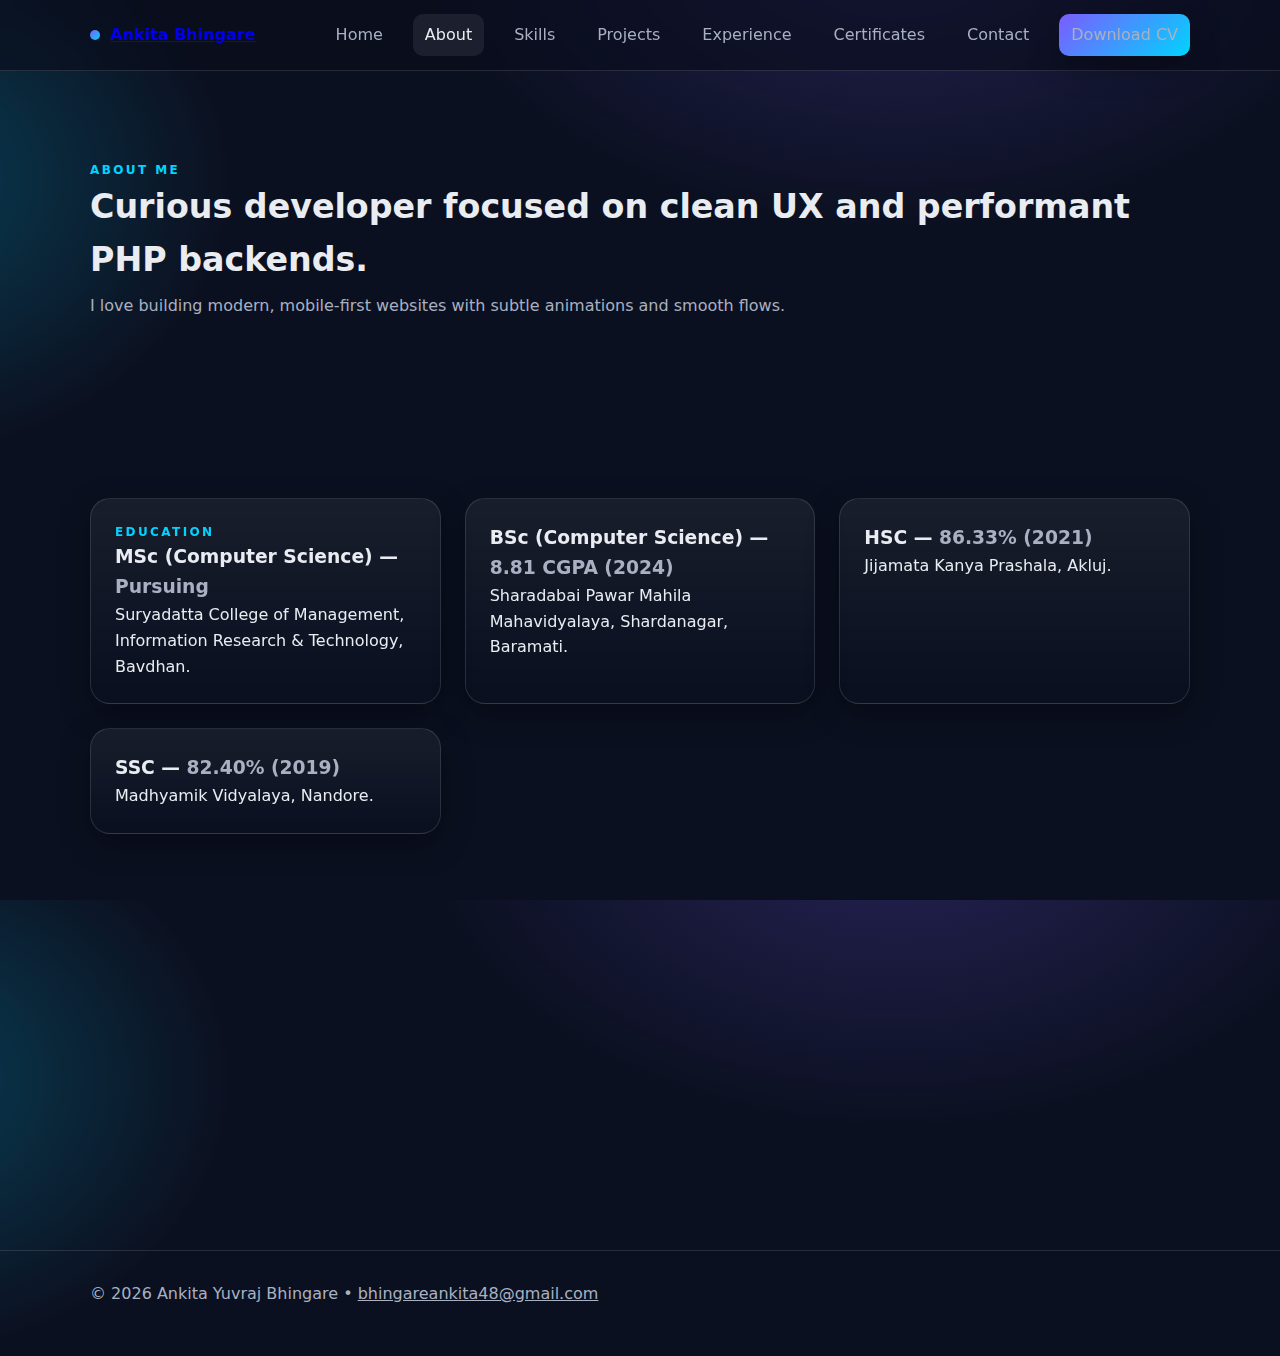
<file: about.html>
<!doctype html>
<html lang="en">
<head>
  <meta charset="utf-8">
  <title>About • Ankita Bhingare</title>
  <meta name="viewport" content="width=device-width, initial-scale=1">
  <link rel="stylesheet" href="style.css">
</head>
<body>
  <!-- Navbar -->
  <nav>
    <div class="container nav-wrap">
      <a class="brand" href="index.html"><span class="dot"></span> Ankita Bhingare</a>
      <button class="mobile-toggle">☰</button>
      <div class="menu">
        <a href="index.html">Home</a><a class="active" href="about.html">About</a>
        <a href="skills.html">Skills</a><a href="projects.html">Projects</a>
        <a href="experience.html">Experience</a><a href="certificates.html">Certificates</a>
        <a href="contact.html">Contact</a><a class="btn" href="assets/AnkitaBhingare_Resume.pdf" download>Download CV</a>
      </div>
    </div>
  </nav>

  <header class="section container reveal">
    <div class="kicker">About Me</div>
    <h1 class="h2">Curious developer focused on clean UX and performant PHP backends.</h1>
    <p class="muted">I love building modern, mobile-first websites with subtle animations and smooth flows.</p>
  </header>

  <section class="section container grid edu-grid">
    <div class="card reveal">
      <div class="kicker">Education</div>
      <h3>MSc (Computer Science) — <span class="muted">Pursuing</span></h3>
      <p>Suryadatta College of Management, Information Research & Technology, Bavdhan.</p>
    </div>
    <div class="card reveal">
      <h3>BSc (Computer Science) — <span class="muted">8.81 CGPA (2024)</span></h3>
      <p>Sharadabai Pawar Mahila Mahavidyalaya, Shardanagar, Baramati.</p>
    </div>
    <div class="card reveal">
      <h3>HSC — <span class="muted">86.33% (2021)</span></h3>
      <p>Jijamata Kanya Prashala, Akluj.</p>
    </div>
    <div class="card reveal">
      <h3>SSC — <span class="muted">82.40% (2019)</span></h3>
      <p>Madhyamik Vidyalaya, Nandore.</p>
    </div>
  </section>

  <section class="section container grid" style="grid-template-columns:1fr 1fr">
    <div class="card reveal">
      <div class="kicker">Personal</div>
      <p><strong>Birth Date:</strong> 1 June 2002</p>
      <p><strong>Location:</strong> Pune (Permanent Address: A/p- Nandore, Tal- Pandharpur, Dist- Solapur)</p>
    </div>
    <div class="card reveal">
      <div class="kicker">What I’m Looking For</div>
      <p>Opportunities to work on challenging projects that enhance my technical skills and broaden my exposure.</p>
    </div>
  </section>

  <!-- Footer -->
  <footer>
    <div class="container">© <span id="year"></span> Ankita Yuvraj Bhingare • <a href="mailto:bhingareankita48@gmail.com" style="color:inherit">bhingareankita48@gmail.com</a></div>
    <script>document.getElementById('year').textContent = new Date().getFullYear();</script>
  </footer>

  <script src="script.js"></script>
</body>
</html>
</file>
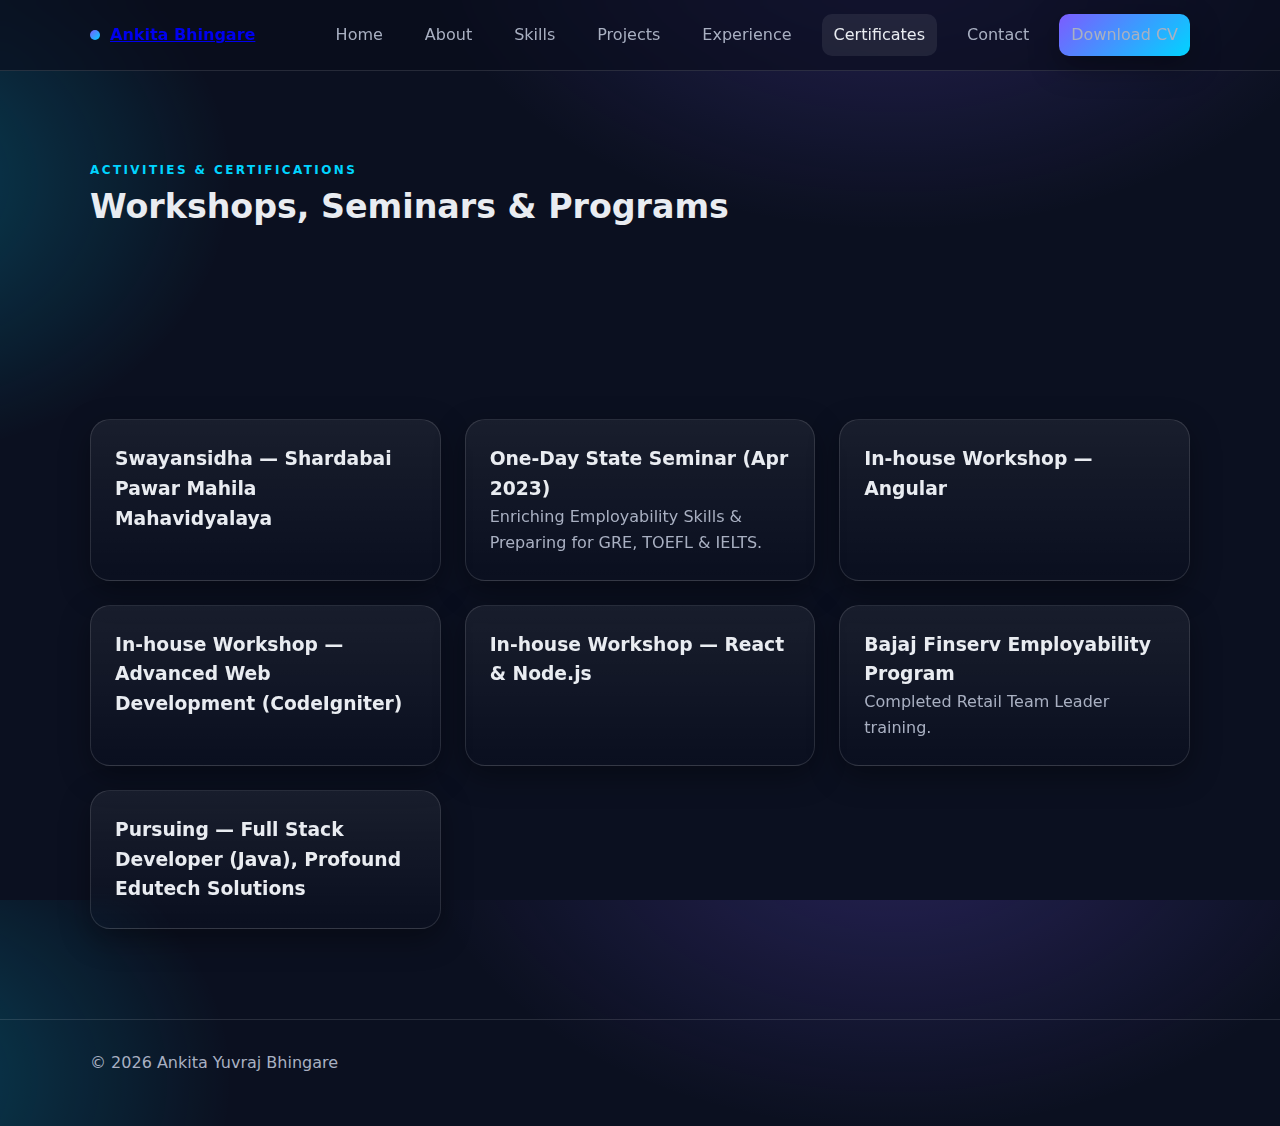
<file: certificates.html>
<!doctype html>
<html lang="en">
<head>
  <meta charset="utf-8">
  <title>Certificates • Ankita Bhingare</title>
  <meta name="viewport" content="width=device-width, initial-scale=1">
  <link rel="stylesheet" href="style.css">
</head>
<body>
  <!-- Navbar -->
  <nav>
    <div class="container nav-wrap">
      <a class="brand" href="index.html"><span class="dot"></span> Ankita Bhingare</a>
      <button class="mobile-toggle">☰</button>
      <div class="menu">
        <a href="index.html">Home</a><a href="about.html">About</a>
        <a href="skills.html">Skills</a><a href="projects.html">Projects</a>
        <a href="experience.html">Experience</a><a class="active" href="certificates.html">Certificates</a>
        <a href="contact.html">Contact</a><a class="btn" href="assets/AnkitaBhingare_Resume.pdf" download>Download CV</a>
      </div>
    </div>
  </nav>

  <header class="section container reveal">
    <div class="kicker">Activities & Certifications</div>
    <h1 class="h2">Workshops, Seminars & Programs</h1>
  </header>

  <section class="section container grid edu-grid">
    <div class="card reveal">
      <h3>Swayansidha — Shardabai Pawar Mahila Mahavidyalaya</h3>
    </div>
    <div class="card reveal">
      <h3>One-Day State Seminar (Apr 2023)</h3>
      <p class="muted">Enriching Employability Skills & Preparing for GRE, TOEFL & IELTS.</p>
    </div>
    <div class="card reveal">
      <h3>In-house Workshop — Angular</h3>
    </div>
    <div class="card reveal">
      <h3>In-house Workshop — Advanced Web Development (CodeIgniter)</h3>
    </div>
    <div class="card reveal">
      <h3>In-house Workshop — React & Node.js</h3>
    </div>
    <div class="card reveal">
      <h3>Bajaj Finserv Employability Program</h3>
      <p class="muted">Completed Retail Team Leader training.</p>
    </div>
    <div class="card reveal">
      <h3>Pursuing — Full Stack Developer (Java), Profound Edutech Solutions</h3>
    </div>
  </section>

  <!-- Footer -->
  <footer>
    <div class="container">© <span id="year"></span> Ankita Yuvraj Bhingare</div>
    <script>document.getElementById('year').textContent = new Date().getFullYear();</script>
  </footer>
  <script src="script.js"></script>
</body>
</html>
</file>
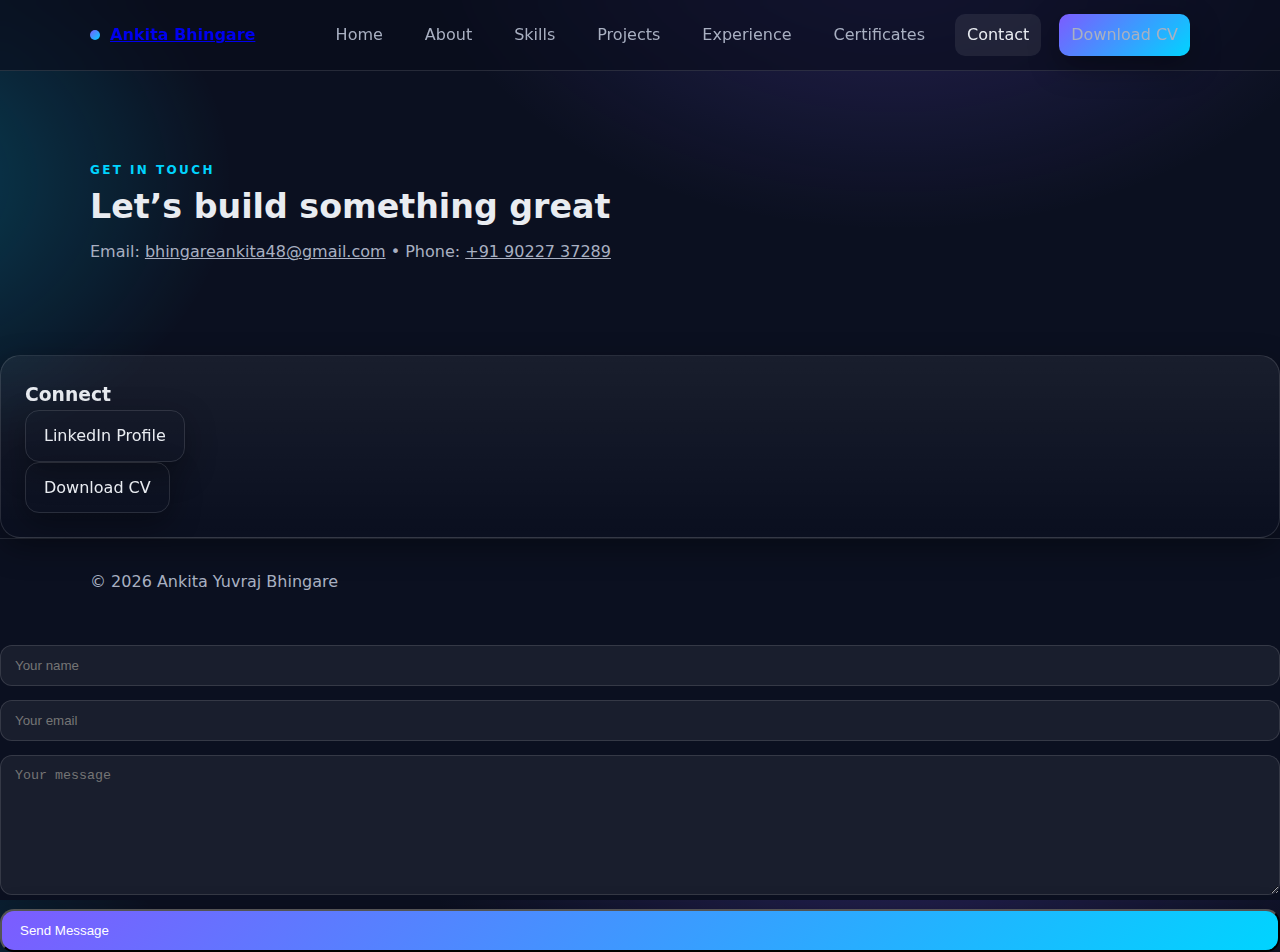
<file: contact.html>
<!doctype html>
<html lang="en">
<head>
  <meta charset="utf-8">
  <title>Contact • Ankita Bhingare</title>
  <meta name="viewport" content="width=device-width, initial-scale=1">
  <link rel="stylesheet" href="style.css">
</head>
<body>
  <!-- Navbar -->
  <nav>
    <div class="container nav-wrap">
      <a class="brand" href="index.html"><span class="dot"></span> Ankita Bhingare</a>
      <button class="mobile-toggle">☰</button>
      <div class="menu">
        <a href="index.html">Home</a><a href="about.html">About</a>
        <a href="skills.html">Skills</a><a href="projects.html">Projects</a>
        <a href="experience.html">Experience</a><a href="certificates.html">Certificates</a>
        <a class="active" href="contact.html">Contact</a>
        <a class="btn" href="assets/AnkitaBhingare_Resume.pdf" download>Download CV</a>
      </div>
    </div>
  </nav>

  <header class="section container reveal">
    <div class="kicker">Get in Touch</div>
    <h1 class="h2">Let’s build something great</h1>
    <p class="muted">Email: <a href="mailto:bhingareankita48@gmail.com" style="color:inherit">bhingareankita48@gmail.com</a> • Phone: <a style="color:inherit" href="tel:+919022737289">+91 90227 37289</a></p>
  </header>



    <div class="card reveal">
      <h3>Connect</h3>
      <p><a class="btn ghost" href="https://linkedin.com/in/ankita-bhingare-88a07034b" target="_blank" rel="noopener">LinkedIn Profile</a></p>
      <p><a class="btn ghost" href="assets/AnkitaBhingare_Resume.pdf" download>Download CV</a></p>
    </div>
  </section>

  <!-- Footer -->
  <footer>
    <div class="container">© <span id="year"></span> Ankita Yuvraj Bhingare</div>
    <script>document.getElementById('year').textContent = new Date().getFullYear();</script>
  </footer>
  <script src="script.js"></script>
</body>
</html>

<form method="POST" action="contact.php">
  <input type="text" name="name" placeholder="Your name" required>
  <input type="email" name="email" placeholder="Your email" required>
  <textarea name="message" placeholder="Your message" required></textarea>
  <button class="btn" type="submit">Send Message</button>
</form>
</file>
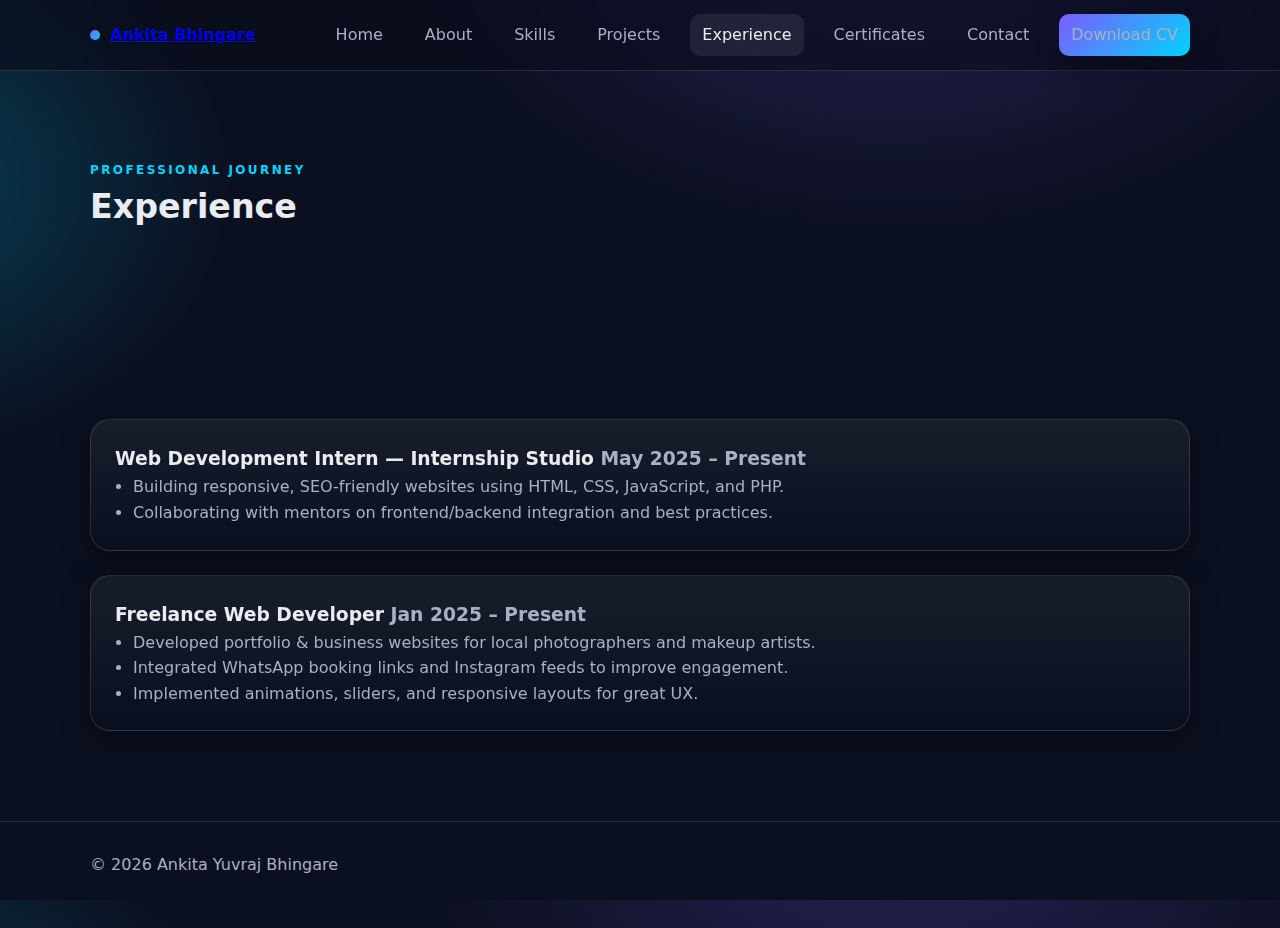
<file: experience.html>
<!doctype html>
<html lang="en">
<head>
  <meta charset="utf-8">
  <title>Experience • Ankita Bhingare</title>
  <meta name="viewport" content="width=device-width, initial-scale=1">
  <link rel="stylesheet" href="style.css">
</head>
<body>
  <!-- Navbar -->
  <nav>
    <div class="container nav-wrap">
      <a class="brand" href="index.html"><span class="dot"></span> Ankita Bhingare</a>
      <button class="mobile-toggle">☰</button>
      <div class="menu">
        <a href="index.html">Home</a><a href="about.html">About</a>
        <a href="skills.html">Skills</a><a href="projects.html">Projects</a>
        <a class="active" href="experience.html">Experience</a><a href="certificates.html">Certificates</a>
        <a href="contact.html">Contact</a><a class="btn" href="assets/AnkitaBhingare_Resume.pdf" download>Download CV</a>
      </div>
    </div>
  </nav>

  <header class="section container reveal">
    <div class="kicker">Professional Journey</div>
    <h1 class="h2">Experience</h1>
  </header>

  <section class="section container grid">
    <div class="card reveal">
      <h3>Web Development Intern — Internship Studio <span class="muted">May 2025 – Present</span></h3>
      <ul class="muted" style="margin-left:18px">
        <li>Building responsive, SEO-friendly websites using HTML, CSS, JavaScript, and PHP.</li>
        <li>Collaborating with mentors on frontend/backend integration and best practices.</li>
      </ul>
    </div>
    <div class="card reveal">
      <h3>Freelance Web Developer <span class="muted">Jan 2025 – Present</span></h3>
      <ul class="muted" style="margin-left:18px">
        <li>Developed portfolio & business websites for local photographers and makeup artists.</li>
        <li>Integrated WhatsApp booking links and Instagram feeds to improve engagement.</li>
        <li>Implemented animations, sliders, and responsive layouts for great UX.</li>
      </ul>
    </div>
  </section>

  <!-- Footer -->
  <footer>
    <div class="container">© <span id="year"></span> Ankita Yuvraj Bhingare</div>
    <script>document.getElementById('year').textContent = new Date().getFullYear();</script>
  </footer>
  <script src="script.js"></script>
</body>
</html>
</file>
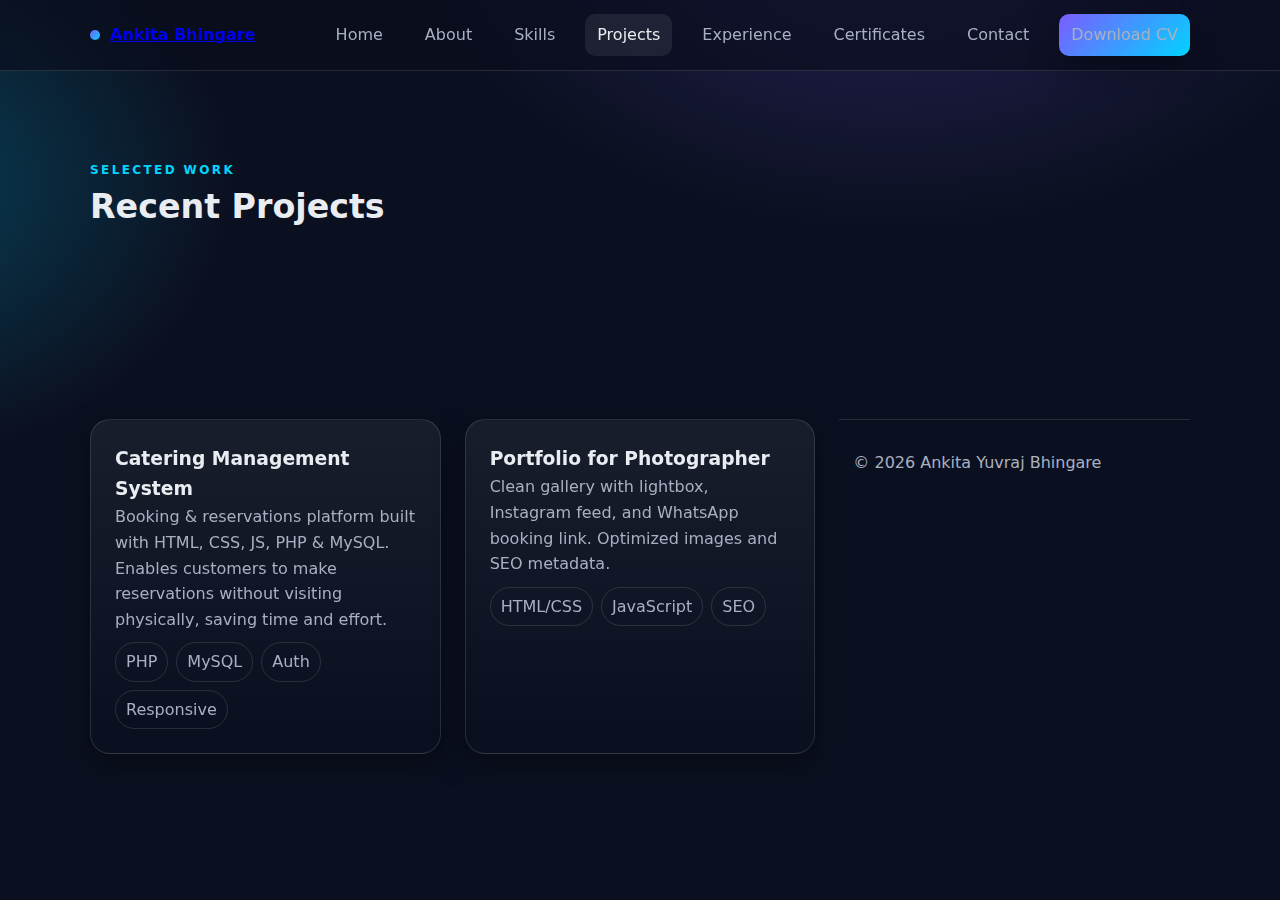
<file: projects.html>
<!doctype html>
<html lang="en">
<head>
  <meta charset="utf-8">
  <title>Projects • Ankita Bhingare</title>
  <meta name="viewport" content="width=device-width, initial-scale=1">
  <link rel="stylesheet" href="style.css">
</head>
<body>
  <!-- Navbar -->
  <nav>
    <div class="container nav-wrap">
      <a class="brand" href="index.html"><span class="dot"></span> Ankita Bhingare</a>
      <button class="mobile-toggle">☰</button>
      <div class="menu">
        <a href="index.html">Home</a><a href="about.html">About</a>
        <a href="skills.html">Skills</a><a class="active" href="projects.html">Projects</a>
        <a href="experience.html">Experience</a><a href="certificates.html">Certificates</a>
        <a href="contact.html">Contact</a><a class="btn" href="assets/AnkitaBhingare_Resume.pdf" download>Download CV</a>
      </div>
    </div>
  </nav>

  <header class="section container reveal">
    <div class="kicker">Selected Work</div>
    <h1 class="h2">Recent Projects</h1>
  </header>

  <section class="section container grid project-grid">
    <article class="card reveal">
      <h3>Catering Management System</h3>
      <p class="muted">Booking & reservations platform built with HTML, CSS, JS, PHP & MySQL. Enables customers to make reservations without visiting physically, saving time and effort.</p>
      <div class="tags"><span class="tag">PHP</span><span class="tag">MySQL</span><span class="tag">Auth</span><span class="tag">Responsive</span></div>
    </article>

    <article class="card reveal">
      <h3>Portfolio for Photographer</h3>
      <p class="muted">Clean gallery with lightbox, Instagram feed, and WhatsApp booking link. Optimized images and SEO metadata.</p>
      <div class="tags"><span class="tag">HTML/CSS</span><span class="tag">JavaScript</span><span class="tag">SEO</span></div>
    </article>


  <!-- Footer -->
  <footer>
    <div class="container">© <span id="year"></span> Ankita Yuvraj Bhingare</div>
    <script>document.getElementById('year').textContent = new Date().getFullYear();</script>
  </footer>
  <script src="script.js"></script>
</body>
</html>
</file>
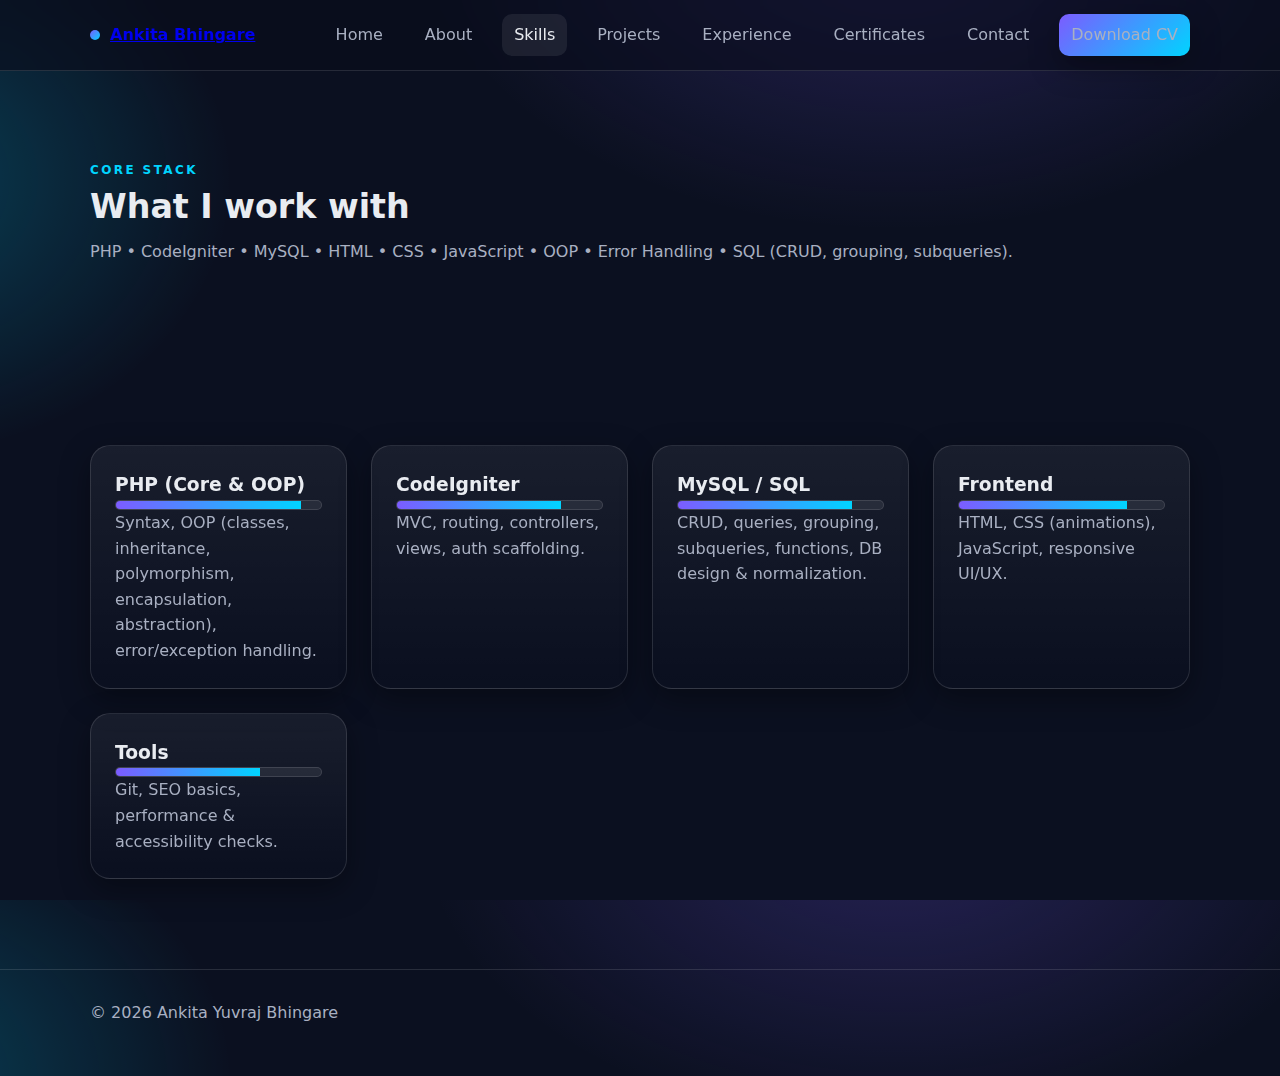
<file: skills.html>
<!doctype html>
<html lang="en">
<head>
  <meta charset="utf-8">
  <title>Skills • Ankita Bhingare</title>
  <meta name="viewport" content="width=device-width, initial-scale=1">
  <link rel="stylesheet" href="style.css">
</head>
<body class="skills-page">
  <!-- Navbar -->
  <nav>
    <div class="container nav-wrap">
      <a class="brand" href="index.html"><span class="dot"></span> Ankita Bhingare</a>
      <button class="mobile-toggle">☰</button>
      <div class="menu">
        <a href="index.html">Home</a><a href="about.html">About</a>
        <a class="active" href="skills.html">Skills</a><a href="projects.html">Projects</a>
        <a href="experience.html">Experience</a><a href="certificates.html">Certificates</a>
        <a href="contact.html">Contact</a><a class="btn" href="assets/AnkitaBhingare_Resume.pdf" download>Download CV</a>
      </div>
    </div>
  </nav>

  <header class="section container reveal">
    <div class="kicker">Core Stack</div>
    <h1 class="h2">What I work with</h1>
    <p class="muted">PHP • CodeIgniter • MySQL • HTML • CSS • JavaScript • OOP • Error Handling • SQL (CRUD, grouping, subqueries).</p>
  </header>

  <section class="section container grid skill-grid">
    <!-- Skill cards -->
    <div class="card reveal">
      <h3>PHP (Core & OOP)</h3>
      <div class="progress"><span data-progress="90"></span></div>
      <p class="muted">Syntax, OOP (classes, inheritance, polymorphism, encapsulation, abstraction), error/exception handling.</p>
    </div>
    <div class="card reveal">
      <h3>CodeIgniter</h3>
      <div class="progress"><span data-progress="80"></span></div>
      <p class="muted">MVC, routing, controllers, views, auth scaffolding.</p>
    </div>
    <div class="card reveal">
      <h3>MySQL / SQL</h3>
      <div class="progress"><span data-progress="85"></span></div>
      <p class="muted">CRUD, queries, grouping, subqueries, functions, DB design & normalization.</p>
    </div>
    <div class="card reveal">
      <h3>Frontend</h3>
      <div class="progress"><span data-progress="82"></span></div>
      <p class="muted">HTML, CSS (animations), JavaScript, responsive UI/UX.</p>
    </div>
    <div class="card reveal">
      <h3>Tools</h3>
      <div class="progress"><span data-progress="70"></span></div>
      <p class="muted">Git, SEO basics, performance & accessibility checks.</p>
    </div>
  </section>

  <!-- Footer -->
  <footer>
    <div class="container">© <span id="year"></span> Ankita Yuvraj Bhingare</div>
    <script>document.getElementById('year').textContent = new Date().getFullYear();</script>
  </footer>
  <script src="script.js"></script>
</body>
</html>
</file>
<file: style.css>
/* ========== Root + Reset ========== */
:root{
  --bg: #0b1020;
  --card: rgba(255,255,255,0.08);
  --text: #e9ecf1;
  --muted: #a9b0c2;
  --accent: #7c5cff;
  --accent-2:#00d4ff;
  --glass: rgba(255,255,255,0.06);
  --border: rgba(255,255,255,0.12);
  --shadow: 0 10px 30px rgba(0,0,0,0.35);
}

*{margin:0;padding:0;box-sizing:border-box}
html,body{height:100%}
body{
  font-family: Inter, system-ui, -apple-system, Segoe UI, Roboto, "Helvetica Neue", Arial, "Noto Sans", "Apple Color Emoji","Segoe UI Emoji", "Segoe UI Symbol";
  background: radial-gradient(1200px 800px at 70% -10%, rgba(124,92,255,0.25), transparent 40%),
              radial-gradient(900px 700px at -10% 20%, rgba(0,212,255,0.25), transparent 40%),
              var(--bg);
  color: var(--text);
  line-height: 1.6;
  overflow-x: hidden;
}
img{max-width:100%;display:block}

/* ========== Layout ========== */
.container{width:min(1100px, 92%); margin:0 auto}
.section{padding:90px 0}
.grid{display:grid; gap:24px}
.btn{
  display:inline-flex; align-items:center; gap:10px;
  padding:12px 18px; border-radius:14px; text-decoration:none; color:#fff;
  background: linear-gradient(135deg, var(--accent), var(--accent-2));
  transition: transform .15s ease, box-shadow .15s ease; box-shadow: var(--shadow);
}
.btn:hover{transform: translateY(-2px)}
.btn.ghost{
  background: transparent; border:1px solid var(--border); color:var(--text)
}
.card{
  background: linear-gradient(180deg, var(--glass), transparent);
  border:1px solid var(--border);
  border-radius:20px; padding:24px; backdrop-filter: blur(10px);
  box-shadow: var(--shadow);
}

/* ========== Navbar ========== */
nav{
  position:sticky; top:0; z-index:50; backdrop-filter: blur(10px);
  background: rgba(8,12,26,0.6); border-bottom:1px solid var(--border);
}
.nav-wrap{display:flex; align-items:center; justify-content:space-between; height:70px}
.brand{display:flex; align-items:center; gap:10px; font-weight:700}
.brand .dot{width:10px; height:10px; border-radius:50%; background:linear-gradient(135deg,var(--accent),var(--accent-2))}
.menu{display:flex; gap:18px; align-items:center}
.menu a{
  color:var(--muted); text-decoration:none; padding:8px 12px; border-radius:10px; transition:color .2s, background .2s
}
.menu a.active,.menu a:hover{color:var(--text); background:var(--card)}
.mobile-toggle{display:none; background:transparent; border:1px solid var(--border); border-radius:12px; padding:8px; color:var(--text)}

/* ========== Hero ========== */
.hero{padding:110px 0 80px; position:relative; overflow:hidden}
.hero h1{font-size:clamp(28px, 3.6vw, 46px); line-height:1.15}
.hero p{color:var(--muted); margin:14px 0 24px}
.hero-cta{display:flex; gap:12px; flex-wrap:wrap}
.hero .portrait{
  width:180px; height:180px; border-radius:26px; overflow:hidden; border:1px solid var(--border);
  transform: rotate(-2deg); box-shadow: var(--shadow)
}

/* ========== Reusable ========== */
.kicker{letter-spacing:.2em; text-transform:uppercase; color:var(--accent-2); font-weight:700; font-size:12px}
.h2{font-size:clamp(22px, 2.6vw, 34px); margin-bottom:6px}
.muted{color:var(--muted)}
.tags{display:flex; gap:8px; flex-wrap:wrap; margin-top:10px}
.tag{padding:6px 10px; border:1px solid var(--border); border-radius:999px; color:var(--muted)}

/* ========== Grids ========== */
.edu-grid{grid-template-columns:repeat(auto-fit,minmax(260px,1fr))}
.skill-grid{grid-template-columns:repeat(auto-fit,minmax(220px,1fr))}
.project-grid{grid-template-columns:repeat(auto-fit,minmax(280px,1fr))}

/* ========== Progress Bars ========== */
.progress{height:10px; background:rgba(255,255,255,0.08); border-radius:999px; overflow:hidden; border:1px solid var(--border)}
.progress span{display:block; height:100%; width:0; background:linear-gradient(90deg,var(--accent),var(--accent-2))}

/* ========== Footer ========== */
footer{border-top:1px solid var(--border); padding:30px 0 50px; color:var(--muted)}

/* ========== Floating Orbs (decor) ========== */
.orb{
  position:absolute; border-radius:50%; filter: blur(60px); opacity:.5; pointer-events:none; mix-blend-mode: screen;
  background: radial-gradient(circle at 30% 30%, var(--accent), transparent 60%);
  animation: float 12s ease-in-out infinite;
}
.orb.small{width:140px;height:140px}
.orb.big{width:280px;height:280px}
@keyframes float{
  0%,100%{transform:translateY(0)}
  50%{transform:translateY(-20px)}
}

/* ========== Reveal Animations ========== */
.reveal{opacity:0; transform: translateY(16px); transition: opacity .7s ease, transform .7s ease}
.reveal.visible{opacity:1; transform:none}

/* ========== Forms ========== */
form{display:grid; gap:14px}
input, textarea{
  width:100%; padding:12px 14px; border-radius:12px; background:rgba(255,255,255,0.06);
  border:1px solid var(--border); color:var(--text)
}
textarea{min-height:140px; resize:vertical}

/* ========== Responsive ========== */
@media (max-width:860px){
  .menu{display:none}
  .mobile-toggle{display:inline-flex}
  .mobile-open .menu{
    display:flex; position:absolute; top:70px; left:0; right:0; padding:14px;
    flex-direction:column; gap:10px; background:rgba(8,12,26,0.95); border-bottom:1px solid var(--border)
  }
  .hero{padding-top:90px}
}
</file>
